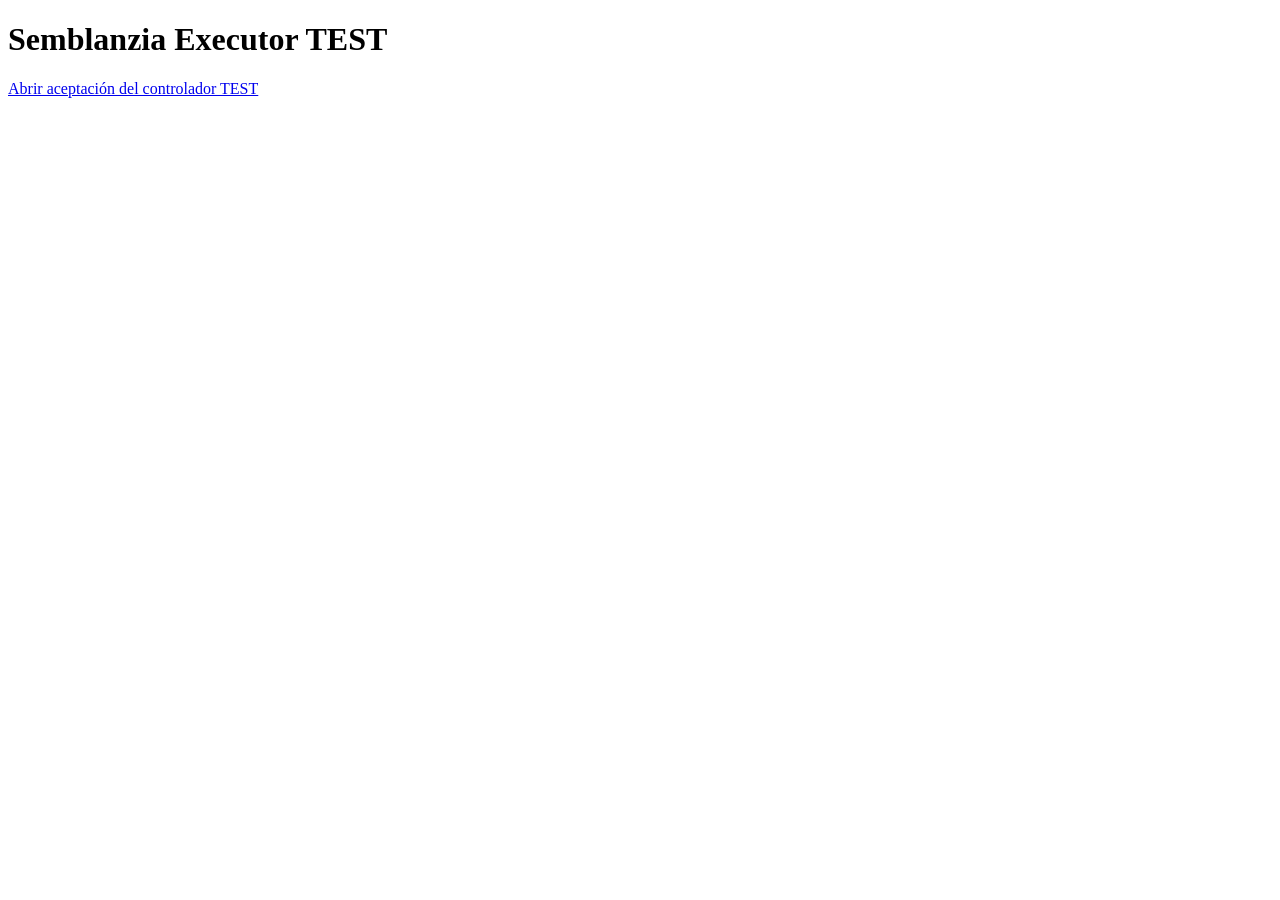
<file: index.html>
<!doctype html><html lang="es"><meta charset="utf-8"><meta name="robots" content="noindex"><title>Semblanzia TEST</title><h1>Semblanzia Executor TEST</h1><a href="test/planea/executor-controller-test.html">Abrir aceptación del controlador TEST</a></html>
</file>
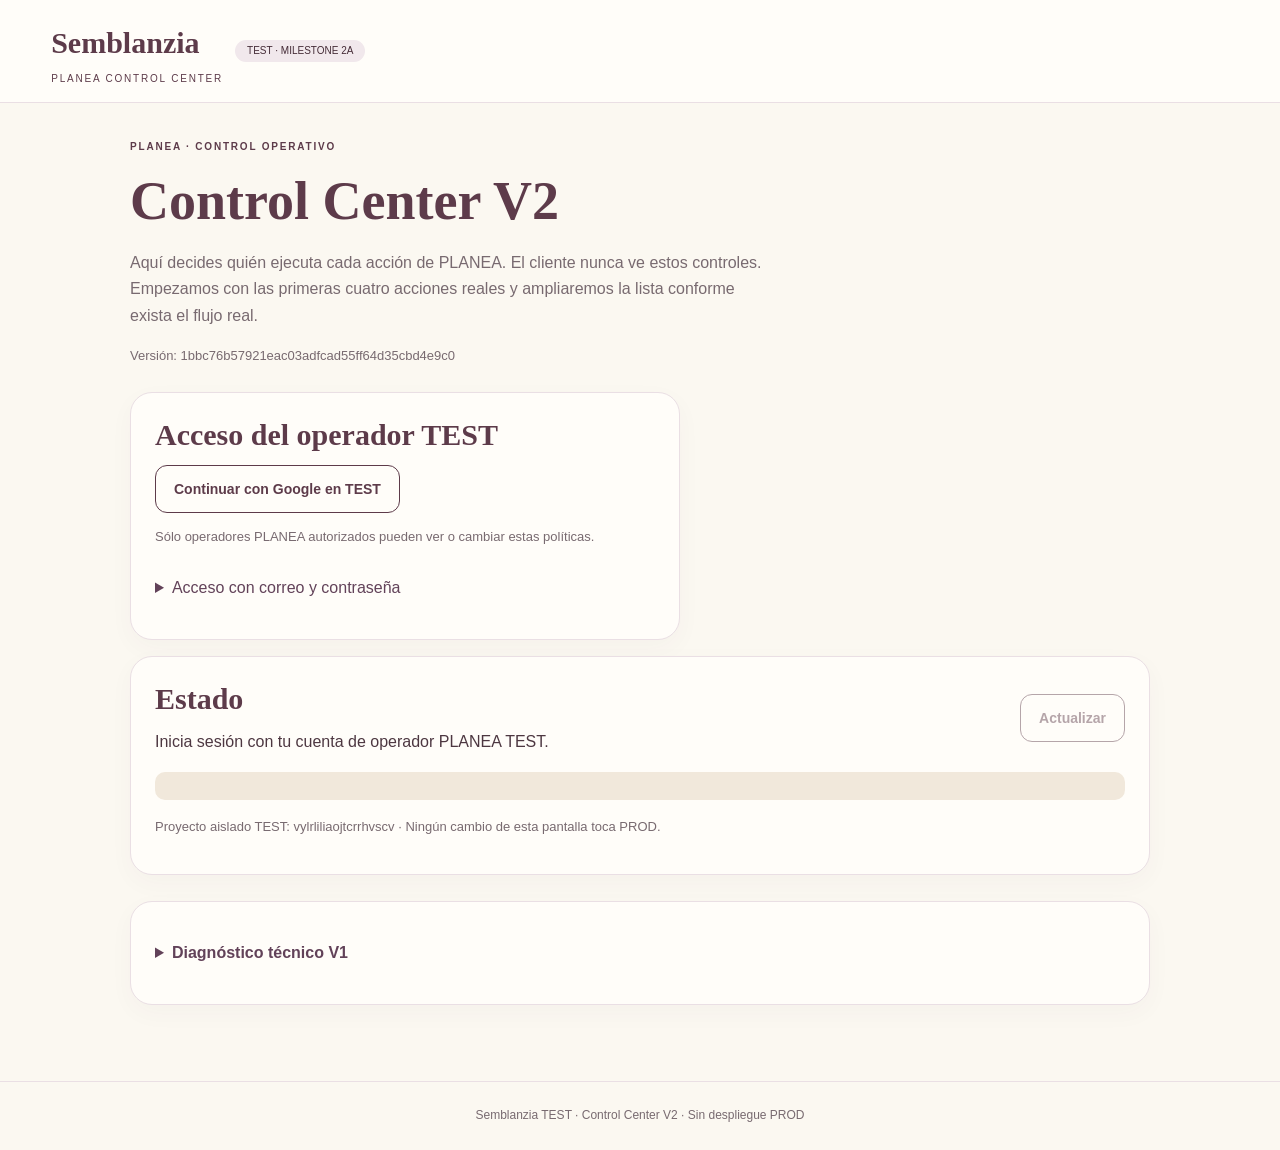
<file: test/planea/executor-controller-test.html>
<!doctype html>
<html lang="es"><head><meta http-equiv="Content-Security-Policy" content="default-src 'none'; script-src 'self'; style-src 'self'; connect-src https://vylrliliaojtcrrhvscv.supabase.co; img-src 'self' data:; font-src 'self'; base-uri 'none'; form-action 'self'"><meta charset="utf-8"><meta name="viewport" content="width=device-width,initial-scale=1"><meta name="robots" content="noindex,nofollow"><meta name="referrer" content="no-referrer"><title>Control Center | Semblanzia TEST</title><link rel="stylesheet" href="planea.css?v=1bbc76b57921eac03adfcad55ff64d35cbd4e9c0"><link rel="stylesheet" href="executor-controller-test.css?v=1bbc76b57921eac03adfcad55ff64d35cbd4e9c0"></head>
<body><header><span class="brand">Semblanzia<span>PLANEA CONTROL CENTER</span></span><span class="test-tag">TEST · MILESTONE 2A</span><button id="signout" hidden>Cerrar sesión</button></header>
<main>
<section class="intro"><p class="eyebrow">PLANEA · CONTROL OPERATIVO</p><h1>Control Center V2</h1><p>Aquí decides quién ejecuta cada acción de PLANEA. El cliente nunca ve estos controles. Empezamos con las primeras cuatro acciones reales y ampliaremos la lista conforme exista el flujo real.</p><p class="muted" id="build"></p></section>
<section id="auth" class="card"><h2>Acceso del operador TEST</h2><button id="google" class="secondary">Continuar con Google en TEST</button><p class="muted">Sólo operadores PLANEA autorizados pueden ver o cambiar estas políticas.</p><details><summary>Acceso con correo y contraseña</summary><form id="login"><label>Correo<input name="email" type="email" required autocomplete="email"></label><label>Contraseña<input name="password" type="password" required autocomplete="current-password"></label><button>Iniciar sesión en TEST</button></form></details></section>
<section class="card"><div class="section-head"><div><h2>Estado</h2><div id="status">Verificando acceso a TEST…</div></div><button id="refresh" class="secondary" disabled>Actualizar</button></div><p id="message" role="status" aria-live="polite"></p><p class="muted">Proyecto aislado TEST: vylrliliaojtcrrhvscv · Ningún cambio de esta pantalla toca PROD.</p></section>
<section id="control-center" hidden>
<div class="section-head"><div><p class="eyebrow">FLUJO ACTUAL</p><h2>Acciones y responsables</h2></div></div>
<div id="action-list" class="action-list"></div>
<p class="muted">Human = crea trabajo para operador. AI-assisted = prepara trabajo automático pero requiere autorización. Automatic/API = ejecución sin clic humano en el camino normal; una falla puede regresar a Human según la política de respaldo.</p>
</section>
<section class="card diagnostic"><details><summary>Diagnóstico técnico V1</summary><p>Conservamos las pruebas sintéticas originales para regresión. No son acciones del producto.</p><div class="results-grid">
<section class="card"><h2>Manual</h2><button data-case="manual" disabled>Probar</button><div id="result-manual"><p>Pendiente</p></div></section>
<section class="card"><h2>Automatic Mock</h2><button data-case="success" disabled>Probar</button><div id="result-success"><p>Pendiente</p></div></section>
<section class="card"><h2>API Failure Mock</h2><button data-case="failure" disabled>Probar</button><div id="result-failure"><p>Pendiente</p></div></section>
</div></details></section>
</main><footer>Semblanzia TEST · Control Center V2 · Sin despliegue PROD</footer><script src="vendor/supabase.js?v=1bbc76b57921eac03adfcad55ff64d35cbd4e9c0"></script><script src="../executor-test-config.js?v=1bbc76b57921eac03adfcad55ff64d35cbd4e9c0"></script><script src="executor-controller-test.js?v=1bbc76b57921eac03adfcad55ff64d35cbd4e9c0"></script></body></html>
</file>
<file: test/planea/planea.css>
:root{font-family:system-ui,sans-serif;color:#382d3b;background:#faf8f5;line-height:1.6;font-size:16px}*{box-sizing:border-box}body{margin:0}header{display:flex;align-items:center;gap:20px;padding:22px max(5vw,20px);border-bottom:1px solid #e8dfd9;background:#fff}header #signout{margin-left:auto}.brand{font-family:Georgia,serif;font-size:26px;color:#493045;text-decoration:none}.brand span{display:block;font:11px system-ui;letter-spacing:.18em}.test-tag{font-size:11px;background:#f4e9d5;border-radius:20px;padding:3px 12px;color:#745315}main{max-width:1060px;margin:auto;padding:30px 24px 70px}.intro{max-width:700px;margin:20px 0 36px}.eyebrow{font-size:11px;letter-spacing:.18em;color:#91653d}h1,h2,h3{font-family:Georgia,serif;line-height:1.2;font-weight:400}h1{font-size:clamp(34px,5vw,54px);margin:14px 0}h2{font-size:28px}h3{font-size:22px}p{color:#6d606c}.card{background:#fff;border:1px solid #e7dfda;border-radius:18px;padding:28px;margin:20px 0;box-shadow:0 8px 30px #48253206}label{display:block;font-size:14px;margin:16px 0;color:#483e48}input,textarea,select{display:block;width:100%;margin-top:6px;padding:12px 14px;border:1px solid #d8ccd3;border-radius:8px;background:#fff;font:inherit;color:inherit}textarea{min-height:84px;resize:vertical}button,.button{display:inline-block;border:1px solid #624259;border-radius:8px;background:#624259;color:#fff;padding:11px 18px;font:inherit;cursor:pointer;text-decoration:none;line-height:1.4}button:disabled{opacity:.45;cursor:default}.secondary{background:#fff;color:#624259}.grid,.offers{display:grid;grid-template-columns:repeat(2,minmax(0,1fr));gap:0 24px}.actions,.section-head{display:flex;align-items:center;gap:12px;flex-wrap:wrap}.section-head{justify-content:space-between}.request{display:flex;justify-content:space-between;align-items:center;gap:16px}.status{font-size:12px;border-radius:20px;padding:5px 12px;background:#eee7ef;white-space:nowrap}.request p{margin:4px 0}.offer{border:1px solid #e3d7c4;border-radius:12px;padding:20px;margin-bottom:18px}.price{font-size:26px;color:#624259;font-weight:600}.check{display:flex;gap:10px;align-items:flex-start}.check input{width:20px;margin-top:4px;flex-shrink:0}small{color:#80717e}.muted{font-size:13px}summary{cursor:pointer;color:#624259;padding:14px 0}#message{background:#f1e8db;padding:14px;border-radius:10px}#message.error{background:#fae8e6;color:#8c312b}pre{white-space:pre-wrap;overflow-wrap:anywhere;font-size:13px}table{width:100%;border-collapse:collapse;font-size:13px}td,th{text-align:left;vertical-align:top;padding:10px;border-bottom:1px solid #eee}footer{text-align:center;font-size:12px;color:#83737e;padding:24px;border-top:1px solid #e8dfd9}[hidden]{display:none!important}:focus-visible{outline:3px solid #ba9965;outline-offset:3px}.history{max-height:400px;overflow:auto}@media(max-width:650px){.grid,.offers{grid-template-columns:1fr}.card{padding:20px}.request{align-items:flex-start;flex-direction:column}main{padding:20px 16px}header{gap:12px}.brand{font-size:22px}button{min-height:44px}}

.bridge-card{border-color:#dfd1c5}.bridge-card .eyebrow,.request-focus .eyebrow{margin-bottom:4px}.bridge-actions{display:flex;align-items:flex-end;gap:14px;flex-wrap:wrap}.bridge-actions label{margin:0;min-width:180px}.bridge-actions button{margin-bottom:0}.bridge-paste{min-height:180px;font-family:ui-monospace,SFMono-Regular,Menlo,monospace;font-size:13px}.proposal-row{border-top:1px solid #eee;padding:16px 0;display:grid;grid-template-columns:1fr auto auto;gap:8px 14px;align-items:center}.proposal-row p{grid-column:1/-1;margin:0}.import-receipt{margin-top:16px;padding:14px;border-radius:10px;background:#f1e8db}.import-receipt p{margin:4px 0 0}@media(max-width:650px){.proposal-row{grid-template-columns:1fr}.proposal-row p{grid-column:1}.bridge-actions>*{width:100%}}

/* V19.4.2 mobile containment: provider content must never widen its card */
.proposal-row{min-width:0;max-width:100%;overflow:hidden}.proposal-row>*{min-width:0;max-width:100%}.proposal-row p{overflow-wrap:anywhere;word-break:break-word}.proposal-row button,.proposal-row .button,.proposal-row textarea{max-width:100%}.proposal-row .bridge-actions{min-width:0;max-width:100%}@media(max-width:650px){.proposal-row button,.proposal-row .button{width:100%;white-space:normal}.proposal-row textarea{width:100%}}

/* PLANEA uses the landing's plum-theme/business-model palette and type system. */
:root{--plum:#5d3b4a;--plum-deep:#452c37;--plum-soft:#f1e8ec;--cream:#fbf8f1;--paper:#fffdf9;--ink:#4d3741;--muted:#786a70;--line:#eadfe4;--gold:#b38a4b;font-family:Montserrat,Arial,sans-serif;color:var(--ink);background:var(--cream);line-height:1.65}
body{overflow-wrap:anywhere}header{background:var(--paper);border-color:var(--line);padding:18px max(4vw,16px);flex-wrap:wrap;gap:12px}.brand{color:var(--plum);font-family:'Cormorant Garamond',Georgia,serif;font-size:30px;font-weight:600}.brand span{font-family:Montserrat,Arial,sans-serif;font-size:10px}.test-tag{white-space:normal;max-width:100%;color:var(--plum-deep);background:var(--plum-soft);font-size:10px}main{padding:24px 20px 60px}.intro{margin:12px 0 26px}.intro p{max-width:650px}h1,h2,h3{font-family:'Cormorant Garamond',Georgia,serif;font-weight:600;color:var(--plum)}h1{font-size:clamp(36px,5vw,54px)}h2{font-size:30px;margin:0 0 12px}h3{font-size:25px;margin:12px 0}p{color:var(--muted)}.eyebrow{color:var(--plum);font-size:10px;font-weight:600}.card{background:var(--paper);border-color:var(--line);border-radius:22px;padding:24px;margin:16px 0;box-shadow:0 8px 24px rgba(93,59,74,.035)}button,.button{background:var(--plum);border-color:var(--plum);border-radius:12px;min-height:48px;max-width:100%;padding:12px 18px;font-size:14px;font-weight:600;white-space:normal;transition:background .15s ease}button:hover:not(:disabled),.button:hover{background:var(--plum-deep)}button.secondary,.button.secondary{background:transparent;color:var(--plum)}button.secondary:hover:not(:disabled),.button.secondary:hover{background:var(--plum-soft)}input,textarea,select{min-width:0;max-width:100%;border-color:#cdbec5;border-radius:12px;font-size:16px}a{overflow-wrap:anywhere}.status{display:inline-flex;align-items:center;justify-content:center;max-width:100%;white-space:normal;line-height:1.4;font-size:11px;background:var(--plum-soft);color:var(--plum);padding:6px 10px;font-weight:600}.price{font-size:22px;color:var(--plum);line-height:1.3;font-weight:600}.offers{gap:12px;align-items:start;margin:18px 0}.disclosure{display:block;padding:0;margin:0;min-width:0;border:1px solid var(--line);border-radius:16px;background:#fff;overflow:clip}.disclosure>summary,.workflow-disclosure>summary{list-style:none;min-height:48px;cursor:pointer;color:var(--ink)}.disclosure>summary::-webkit-details-marker,.workflow-disclosure>summary::-webkit-details-marker{display:none}.disclosure>summary{display:flex;flex-wrap:wrap;align-items:center;gap:8px 12px;padding:18px}.disclosure-heading{font-size:17px;font-weight:600;flex:1 1 100%;line-height:1.4;color:var(--plum)}.summary-copy{display:-webkit-box;-webkit-line-clamp:2;-webkit-box-orient:vertical;overflow:hidden;flex:1 1 100%;font-size:13px;line-height:1.55;color:var(--muted);overflow-wrap:anywhere}.selection-mark{flex:1 1 100%;font-size:12px;font-weight:700;color:var(--plum)}.disclosure-hint{display:flex;align-items:center;gap:8px;flex:1 1 100%;font-size:12px;font-weight:600;color:var(--plum)}.chevron{display:inline-block;margin-left:auto;font-size:22px;line-height:1;transition:transform .15s ease}.disclosure-hint .chevron{margin-left:auto}.disclosure[open]>summary .chevron,.workflow-disclosure[open]>summary .chevron{transform:rotate(180deg)}.disclosure[open]>summary{border-bottom:1px solid var(--line)}.disclosure-body{padding:18px;min-width:0;max-width:100%;font-size:14px}.disclosure-body p{overflow-wrap:anywhere}.disclosure-body>:first-child{margin-top:0}.disclosure-body>:last-child{margin-bottom:0}.offer.is-selected{border:2px solid var(--plum);background:#fffdf9}.offer.is-selected>summary{background:var(--plum-soft)}[data-select][aria-pressed="true"]{background:var(--plum-deep)}.check{min-height:48px;align-items:center;font-size:13px;margin:16px 0}.check input{width:22px;height:22px;margin:0;accent-color:var(--plum)}#consent{padding:20px;border-radius:16px;background:var(--plum-soft);border:1px solid #d7c5ce}#chosen{font-weight:600;color:var(--plum)}.action-feedback{display:flex;align-items:flex-start;gap:10px;margin:12px 0;padding:12px;border:1px solid #cdbec5;border-radius:12px;background:var(--plum-soft);color:var(--plum-deep);font-size:13px;max-width:100%;scroll-margin:16px}.action-feedback p{flex:1;min-width:0;margin:0;color:inherit}.action-feedback.error{background:#fff0ec;border-color:#b96554;color:#823f31}.feedback-dismiss{flex:0 0 44px;min-width:44px;min-height:44px;padding:4px;font-size:24px;line-height:1}.action-feedback .feedback-dismiss{width:44px}.action-feedback:focus-within{outline:2px solid var(--gold)}[aria-invalid="true"]{outline:2px solid #a84b37;outline-offset:3px}.workflow-disclosure{padding:0}.workflow-disclosure>summary{display:flex;gap:12px;align-items:center;padding:14px 18px;font-size:14px;font-weight:600}.workflow-disclosure>.disclosure-body{border-top:1px solid var(--line)}.provider-verification{display:grid;gap:10px}.candidate .price{font-size:18px}.candidate .disclosure-heading{font-size:15px}.candidate .disclosure-body p{grid-column:auto}.candidate .bridge-actions{gap:8px}.candidate .bridge-actions label{min-width:0}.candidate .import-receipt{margin:12px 0}.proposal-row:not(details){padding:12px 0;font-size:13px;box-shadow:none}.request-field p{margin:4px 0 12px}.request-field b{font-size:13px}.import-receipt{background:var(--plum-soft)}:focus-visible{outline:3px solid var(--gold);outline-offset:3px}summary:focus-visible{outline-offset:-4px}footer{border-color:var(--line);color:var(--muted)}
@media(max-width:650px){main{padding:20px 12px 44px}.card{padding:18px;border-radius:18px}.workflow-disclosure{padding:0}.offers{grid-template-columns:1fr}.disclosure>summary{padding:15px}.disclosure-body{padding:15px}.candidate .disclosure-body{padding:14px}.request-focus h2{font-size:28px}.bridge-actions>*{min-width:0;width:100%}.check{gap:10px}header .test-tag{order:3;flex-basis:100%;text-align:center}header #signout{font-size:12px;padding:10px;min-height:44px}header .brand{font-size:28px}.intro h1{font-size:38px}.action-feedback{font-size:13px}#consent{padding:16px}.offer{padding:0}}
@media(prefers-reduced-motion:reduce){html{scroll-behavior:auto}*,*::before,*::after{transition:none!important;animation:none!important}}
body[data-mode="operator"] .candidate>summary{padding:12px;gap:6px 10px}body[data-mode="operator"] .candidate .summary-copy{-webkit-line-clamp:1;font-size:12px}body[data-mode="operator"] .candidate .disclosure-hint{font-size:11px}body[data-mode="operator"] .intro h1{font-size:clamp(32px,4vw,44px)}body[data-mode="operator"] .provider-verification{gap:8px}body[data-mode="operator"] .card>p{font-size:13px}

/* Canonical landing wordmark; product designation stays separate. */
header .brand{flex-shrink:1;min-width:0}header .brand-logo{display:block;width:190px;max-width:100%;height:auto}header .brand span{margin-top:5px}@media(max-width:650px){header .brand{max-width:calc(100% - 110px)}header .brand-logo{width:160px}header .brand span{font-size:10px;letter-spacing:.12em}}

/* PLANEA TEST — vendor confidence insignias; evidence, never a service rating. */
.verification-block{flex:0 0 100%;min-width:0;display:flex;align-items:flex-start;flex-direction:column;gap:6px;margin:3px 0 1px}
.verification-caption{font-family:Montserrat,sans-serif;font-size:9px;letter-spacing:.13em;font-weight:700;color:#796b74;line-height:1.35}
.offer-verification{display:inline-flex;align-items:center;align-self:flex-start;width:auto;max-width:100%;gap:10px;border:1px solid #d4c6cc;border-radius:12px;padding:5px 13px 5px 5px;background:#f7f4f6;color:#53434d;font-size:12px;font-weight:700;line-height:1.35;white-space:normal;overflow-wrap:anywhere;box-shadow:0 1px 3px rgba(48,34,43,.05)}
.verification-medallion{width:34px;height:34px;flex:0 0 34px;display:inline-flex;justify-content:center;align-items:center;border-radius:9px;background:#e9e2e6;color:#584754}
.verification-medallion svg{display:block;width:21px;height:21px;flex-shrink:0}
.verification--contact_verified .offer-verification{background:#ebf4ef;border-color:#c1d9cd;color:#285748}
.verification--contact_verified .verification-medallion{background:#2c6956;color:#fff}
.verification--official_source_found .offer-verification{background:#fbf4e8;border-color:#dfc99f;color:#704f2e}
.verification--official_source_found .verification-medallion{background:#e5d1a7;color:#624627}
.verification--unverified .offer-verification{background:#f6f5f6;border-color:#d9d3d7;color:#70656c;border-style:dashed}
.verification--unverified .verification-medallion{background:#ece8eb;color:#786d75}
.verification-text{display:inline-block;min-width:0}
.verification-explanation{border-top:1px solid #e8dfdf;padding-top:10px;line-height:1.5}
@media(max-width:390px){.offer-verification{font-size:11px;gap:8px;padding-right:10px}.verification-medallion{width:32px;height:32px;flex-basis:32px}.verification-caption{letter-spacing:.09em}}


/* PLANEA TEST returning customer entry: available without new intake or browser cache. */
body:not([data-mode="operator"]) header .customer-signin{
 margin-left:auto;flex:0 0 auto;min-height:44px;
}
body:not([data-mode="operator"]) #saved-requests{scroll-margin-top:20px}
@media(max-width:650px){
 body:not([data-mode="operator"]) header .customer-signin{
  font-size:12px;padding:10px 12px;min-height:44px
 }
 body:not([data-mode="operator"]) header .brand{max-width:calc(100% - 152px)}
}

/* PLANEA TEST — each saved customer request expands where it is listed. */
body:not([data-mode="operator"]) #requests{display:grid;gap:14px}
body:not([data-mode="operator"]) .customer-request-card{
 margin:0;padding:0;min-width:0;overflow:hidden;
}
body:not([data-mode="operator"]) .customer-request-toggle{
 display:flex;align-items:center;flex-wrap:wrap;gap:10px 12px;
 text-align:left;width:100%;max-width:100%;padding:18px;
 min-height:68px;background:transparent;color:var(--ink);border:0;border-radius:0;
 font:inherit;font-size:14px;font-weight:400;
}
body:not([data-mode="operator"]) .customer-request-toggle:hover:not(:disabled){
 background:var(--plum-soft);color:var(--ink);
}
body:not([data-mode="operator"]) .customer-request-description{
 flex:1 1 180px;min-width:0;display:flex;flex-direction:column;gap:4px;
}
body:not([data-mode="operator"]) .customer-request-description strong{
 display:block;font-size:17px;color:var(--plum);line-height:1.35;
}
body:not([data-mode="operator"]) .customer-request-meta{
 font-size:12px;line-height:1.5;color:var(--muted);overflow-wrap:anywhere;
}
body:not([data-mode="operator"]) .customer-request-card .status{
 flex:0 1 auto;margin-left:auto;max-width:100%;
}
body:not([data-mode="operator"]) .customer-request-action{
 font-size:12px;font-weight:700;color:var(--plum);flex:1 1 auto;
}
body:not([data-mode="operator"]) .customer-request-chevron{
 font-size:24px;line-height:1;transition:transform .15s;
 color:var(--plum);margin-left:auto;
}
body:not([data-mode="operator"]) .request-open .customer-request-chevron{
 transform:rotate(180deg);
}
body:not([data-mode="operator"]) .request-open>.customer-request-toggle{
 background:var(--plum-soft);border-bottom:1px solid var(--line);
}
body:not([data-mode="operator"]) .customer-request-panel{
 padding:0 16px 16px;min-width:0;max-width:100%;
}
body:not([data-mode="operator"]) .customer-request-panel #detail{
 min-width:0;max-width:100%;
}
body:not([data-mode="operator"]) .customer-request-panel #detail>.card{
 margin:0;padding:16px 0 0;border:0;box-shadow:none;
 background:transparent;border-radius:0;
}
body:not([data-mode="operator"]) .customer-request-panel .offers{
 grid-template-columns:1fr;
}
body:not([data-mode="operator"]) .customer-request-panel .offer{
 max-width:100%;min-width:0;
}
@media(max-width:650px){
 body:not([data-mode="operator"]) #requests{gap:12px}
 body:not([data-mode="operator"]) .customer-request-toggle{
  padding:16px;gap:9px;min-height:64px;
 }
 body:not([data-mode="operator"]) .customer-request-description{flex-basis:100%}
 body:not([data-mode="operator"]) .customer-request-card .status{margin-left:0}
 body:not([data-mode="operator"]) .customer-request-panel{padding:0 12px 14px}
 body:not([data-mode="operator"]) .customer-request-panel #detail>.card{padding-top:14px}
}


/* Customer TEST: consent labels must remain a single readable mobile row.
   Feedback is a sibling after the label, never an inline flex/grid child. */
body:not([data-mode="operator"]) #consent .check,
body:not([data-mode="operator"]) .offer .check{
 display:grid;
 grid-template-columns:24px minmax(0,1fr);
 align-items:start;
 column-gap:12px;
 row-gap:0;
 width:100%;
 max-width:100%;
 min-width:0;
}
body:not([data-mode="operator"]) #consent .check input,
body:not([data-mode="operator"]) .offer .check input{
 width:22px;height:22px;min-width:22px;max-width:22px;
 margin:2px 0 0;padding:0;
}
body:not([data-mode="operator"]) .check .check-copy{
 display:block;min-width:0;max-width:100%;
 overflow-wrap:break-word;word-break:normal;
 line-height:1.55;
}
body:not([data-mode="operator"]) #consent .action-feedback{
 width:100%;max-width:100%;min-width:0;
 overflow-wrap:break-word;word-break:normal;
}


/* PLANEA customer ranking: independent mobile-first visual system.
   Scoped to prevent generic .offer/.bridge-actions mobile rules from stretching controls. */
body:not([data-mode="operator"]) .ranking-panel{min-width:0;padding:0;color:var(--ink)}
body:not([data-mode="operator"]) .ranking-intro{margin:0 0 18px}
body:not([data-mode="operator"]) .ranking-kicker{font-family:Montserrat,Arial,sans-serif;font-size:10px;font-weight:700;letter-spacing:.15em;color:var(--gold);margin:0 0 6px}
body:not([data-mode="operator"]) .ranking-intro h2{font-size:clamp(25px,5vw,32px);line-height:1.17;margin:0 0 9px}
body:not([data-mode="operator"]) .ranking-intro p{font-size:13px;line-height:1.55;margin:7px 0;color:var(--muted)}
body:not([data-mode="operator"]) .ranking-intro .ranking-disclaimer{font-size:12px}
body:not([data-mode="operator"]) .ranking-list{display:grid;grid-template-columns:minmax(0,1fr);gap:10px;margin:12px 0 18px}
body:not([data-mode="operator"]) .ranking-item{border:1px solid var(--line);border-radius:14px;background:#fff;padding:12px 14px;min-width:0;box-shadow:0 2px 9px rgba(48,34,43,.025)}
body:not([data-mode="operator"]) .ranking-item-main{display:flex;align-items:center;gap:12px;min-width:0}
body:not([data-mode="operator"]) .ranking-number{display:inline-flex;align-items:center;justify-content:center;background:var(--plum-soft);color:var(--plum);border-radius:50%;font-size:16px;font-weight:700;width:34px;height:34px;flex:0 0 34px}
body:not([data-mode="operator"]) .ranking-item-info{display:flex;flex-direction:column;gap:2px;flex:1 1 auto;min-width:0}
body:not([data-mode="operator"]) .ranking-item-info b{font-size:13px;color:var(--plum);font-weight:700;line-height:1.3}
body:not([data-mode="operator"]) .ranking-price{font-family:Montserrat,Arial,sans-serif;color:var(--plum);font-size:21px;font-weight:600;letter-spacing:-.025em;font-variant-numeric:tabular-nums;line-height:1.25}
body:not([data-mode="operator"]) .ranking-actions{display:flex;flex:0 0 auto;gap:6px;align-items:center}
body:not([data-mode="operator"]) .ranking-actions .ranking-arrow{width:42px;min-width:42px;max-width:42px;min-height:42px;height:42px;padding:0;border:1px solid var(--line);border-radius:9px;background:#fff;color:var(--plum);font:700 20px/1 Montserrat,Arial,sans-serif}
body:not([data-mode="operator"]) .ranking-actions .ranking-arrow:hover:not(:disabled){background:var(--plum-soft);color:var(--plum-deep)}
body:not([data-mode="operator"]) .ranking-actions .ranking-arrow:disabled{opacity:.32;background:#f7f5f6}
body:not([data-mode="operator"]) .ranking-details{border-top:1px solid #eee7e7;margin-top:10px;padding-top:2px}
body:not([data-mode="operator"]) .ranking-details summary{padding:8px 0 2px;font-size:12px;font-weight:650;line-height:1.4;color:var(--plum)}
body:not([data-mode="operator"]) .ranking-details-body{padding:8px 0 0;line-height:1.5;font-size:12px}
body:not([data-mode="operator"]) .ranking-details-body p{margin:4px 0;font-size:12px}
body:not([data-mode="operator"]) .ranking-next{margin:14px 0}
body:not([data-mode="operator"]) #save-customer-ranking,
body:not([data-mode="operator"]) #ranking-coordinate-submit{display:block;width:100%;max-width:100%;min-height:46px;font-size:13px;padding:11px 12px}
body:not([data-mode="operator"]) .ranking-inline-status{font-size:12px;font-weight:600;color:#42634c;margin:10px 0 0;line-height:1.5}
body:not([data-mode="operator"]) .ranking-hint{font-size:12px;margin:8px 0 0}
body:not([data-mode="operator"]) .ranking-contact{background:#fbf9f8;border:1px solid var(--line);border-radius:14px;padding:16px;margin-top:16px;min-width:0}
body:not([data-mode="operator"]) .ranking-contact h3{font-size:23px;line-height:1.15;margin:0 0 8px}
body:not([data-mode="operator"]) .ranking-contact>p{font-size:12px;line-height:1.6;margin:0 0 12px}
body:not([data-mode="operator"]) .ranking-consent{display:grid;grid-template-columns:22px minmax(0,1fr);align-items:start;gap:10px;font-size:12px;font-weight:500;line-height:1.5;margin:0 0 15px}
body:not([data-mode="operator"]) .ranking-consent input{width:20px;min-width:20px;height:20px;margin:1px 0 0;padding:0;accent-color:var(--plum)}
body:not([data-mode="operator"]) .ranking-consent span{min-width:0;overflow-wrap:normal}
body:not([data-mode="operator"]) .ranking-confirmed{display:flex;align-items:flex-start;gap:12px;background:#f7f8f5;border:1px solid #d6dfd1;border-radius:14px;padding:15px;margin:14px 0 4px}
body:not([data-mode="operator"]) .ranking-confirmed-icon{display:flex;align-items:center;justify-content:center;flex:0 0 28px;height:28px;border-radius:50%;background:#e1ecdf;color:#315e46;font-size:17px;font-weight:700}
body:not([data-mode="operator"]) .ranking-confirmed strong{display:block;font-size:15px;color:#315e46}
body:not([data-mode="operator"]) .ranking-confirmed p{margin:5px 0;font-size:12px;line-height:1.55;color:var(--ink)}
body:not([data-mode="operator"]) .ranking-confirmed small{display:block;font-size:11px;line-height:1.55;color:var(--muted)}
@media(max-width:380px){
 body:not([data-mode="operator"]) .ranking-item{padding:10px}
 body:not([data-mode="operator"]) .ranking-item-main{gap:8px}
 body:not([data-mode="operator"]) .ranking-number{width:30px;height:30px;flex-basis:30px}
 body:not([data-mode="operator"]) .ranking-price{font-size:19px}
 body:not([data-mode="operator"]) .ranking-actions{gap:4px}
 body:not([data-mode="operator"]) .ranking-actions .ranking-arrow{width:38px;min-width:38px;max-width:38px;height:42px}
}
</file>
<file: test/planea/executor-controller-test.css>
.acceptance-pass{color:#216c43}.acceptance-fail{color:#9e302a}.results-grid{display:grid;grid-template-columns:repeat(3,minmax(0,1fr));gap:18px}.results-grid .card{margin:0;padding:20px}.results-grid h2{font-size:20px}.results-grid .verdict{font-size:20px;font-weight:700}#auth{max-width:550px}.action-list{display:grid;gap:16px}.action-card{margin:0}.action-head{display:flex;justify-content:space-between;gap:18px;align-items:flex-start}.action-head h3{margin:3px 0 7px;font-size:23px}.action-key{margin:0;font:600 12px/1.2 ui-monospace,SFMono-Regular,Menlo,monospace;letter-spacing:.04em;color:#756977}.strategy-badge{white-space:nowrap;border:1px solid currentColor;border-radius:999px;padding:7px 11px;font-weight:700;font-size:13px}.policy-form{display:grid;grid-template-columns:minmax(180px,260px) 1fr auto;gap:16px;align-items:end;margin-top:18px}.policy-form label{margin:0}.policy-form select{width:100%;margin-top:6px}.policy-meta{display:flex;gap:18px;flex-wrap:wrap;font-size:13px;color:#6d606c}.policy-meta strong{color:inherit}.diagnostic{margin-top:26px}.diagnostic>details>summary{cursor:pointer;font-weight:700}.section-head{display:flex;justify-content:space-between;gap:16px;align-items:center}@media(max-width:750px){.results-grid{grid-template-columns:1fr}.policy-form{grid-template-columns:1fr}.action-head{align-items:center}.policy-meta{display:grid;gap:5px}}
</file>
